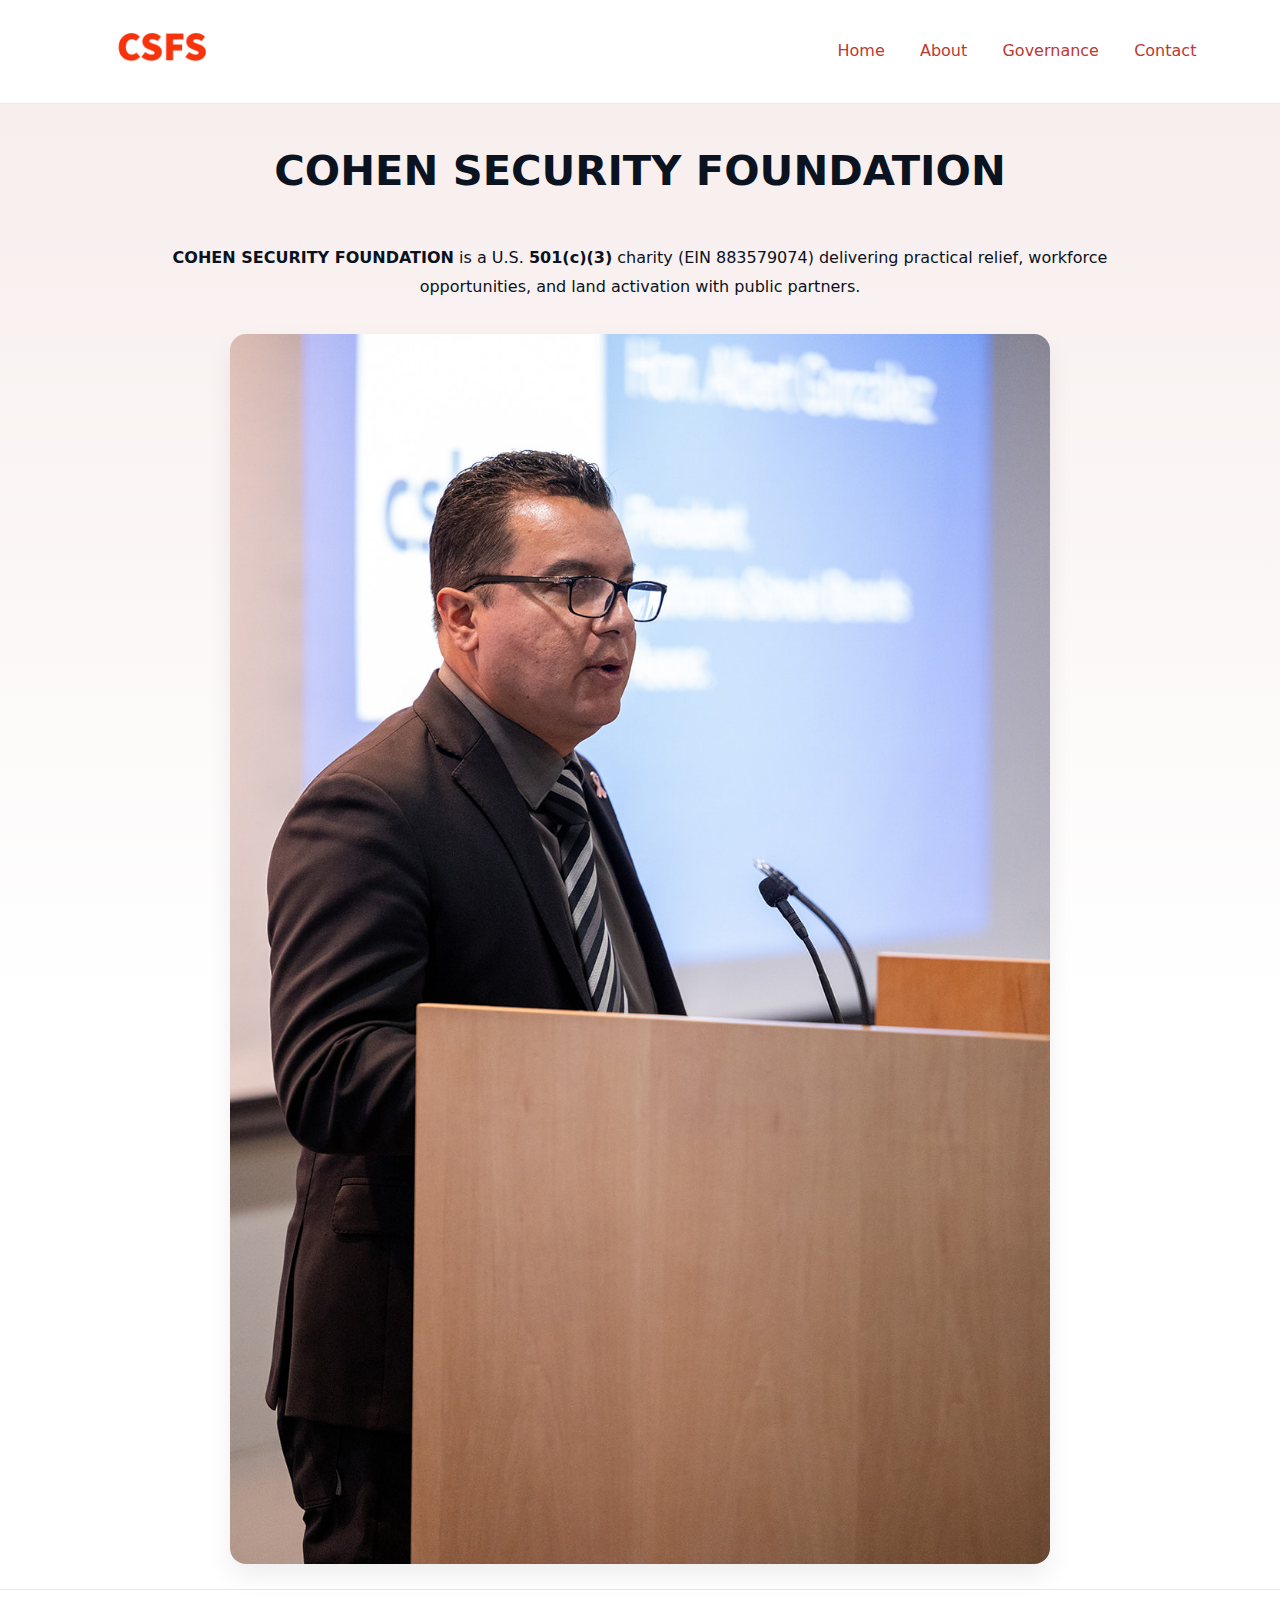
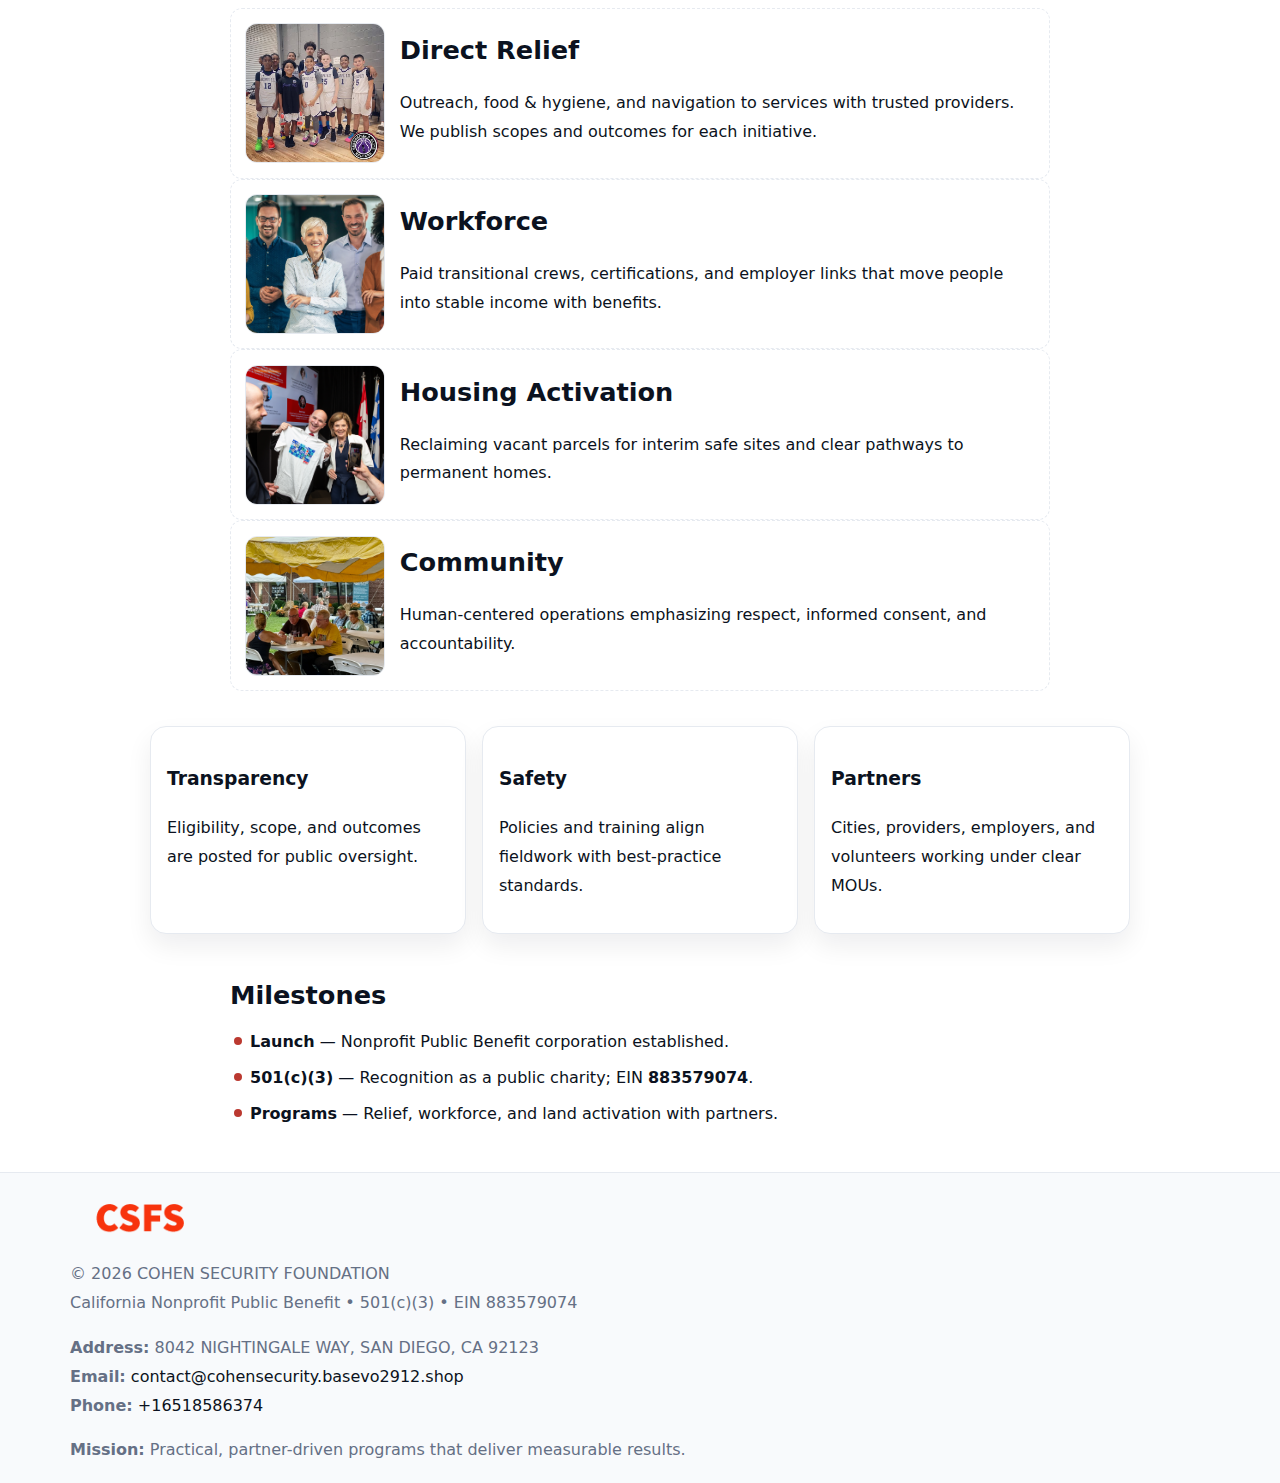
<file: index.html>
<!doctype html><html lang="en"><head>
<meta charset="utf-8"/><meta name="viewport" content="width=device-width,initial-scale=1"/>
<title>COHEN SECURITY FOUNDATION – Nonprofit • 2025</title>
<link rel="stylesheet" href="assets/styles.css"/><link rel="icon" href="images/logo.png"/>
<meta name="data-ein" content="883579074"/><meta name="data-name" content="COHEN SECURITY FOUNDATION"/>
<meta name="data-email" content="contact@cohensecurity.basevo2912.shop"/><meta name="data-phone" content="+16518586374"/>
<meta name="data-address" content="8042 NIGHTINGALE WAY,
SAN DIEGO, CA 92123"/><meta name="data-map" content="8042+NIGHTINGALE+WAY,+SAN+DIEGO,+CA+92123"/>
  <meta name="description" content="Our nonprofit strengthens the community with programs focused on community services, education, and direct relief.">
<meta name="facebook-domain-verification" content="jks3wd0x0l5qudpsjindufslmmsslj" />
</head><body>
<div style="position:absolute;left:-9999px;top:-9999px;opacity:0" data-uniq="{{UNIQUE_BLOB}}">
  <span>Our nonprofit strengthens the community with programs focused on community services, education, and direct relief.</span><svg width="12" height="12" viewBox="0 0 12 12" xmlns="http://www.w3.org/2000/svg"><circle cx="6" cy="6" r="5" fill="#9d174d"/></svg><img src="images/relief.jpg" width="1" height="1" alt="" loading="lazy"/>
</div>

<header><div class="ca207f3c823">
  <a href="index.html"><img src="images/logo.png" style="width:140px" alt="COHEN SECURITY FOUNDATION"></a>
  <nav><a class="active" href="index.html">Home</a><a href="about.html">About</a><a href="governance.html">Governance</a><a href="contact.html">Contact</a></nav>
</div></header>

<section class="c90f0f3d43f"><div class="c93097a65eb">
  <h1>COHEN SECURITY FOUNDATION</h1>
  <p class="c5638317a7f"><strong>COHEN SECURITY FOUNDATION</strong> is a U.S. <strong>501(c)(3)</strong> charity (EIN 883579074) delivering practical relief, workforce opportunities, and land activation with public partners.</p>
  <img src="images/hero.jpg" alt="Community action">
</div></section>

<main class="c93097a65eb">
  <section class="section narrow">
    <div class="feature"><img class="thumb" src="images/relief.jpg" alt=""><div><h2>Direct Relief</h2><p>Outreach, food & hygiene, and navigation to services with trusted providers. We publish scopes and outcomes for each initiative.</p></div></div>
    <div class="feature"><img class="thumb" src="images/jobs.jpg" alt=""><div><h2>Workforce</h2><p>Paid transitional crews, certifications, and employer links that move people into stable income with benefits.</p></div></div>
    <div class="feature"><img class="thumb" src="images/land.jpg" alt=""><div><h2>Housing Activation</h2><p>Reclaiming vacant parcels for interim safe sites and clear pathways to permanent homes.</p></div></div>
    <div class="feature"><img class="thumb" src="images/community.jpg" alt=""><div><h2>Community</h2><p>Human-centered operations emphasizing respect, informed consent, and accountability.</p></div></div>
  </section>

  <section class="section c5191ba819f">
    <article class="c19990313bd"><h3>Transparency</h3><p>Eligibility, scope, and outcomes are posted for public oversight.</p></article>
    <article class="c19990313bd"><h3>Safety</h3><p>Policies and training align fieldwork with best-practice standards.</p></article>
    <article class="c19990313bd"><h3>Partners</h3><p>Cities, providers, employers, and volunteers working under clear MOUs.</p></article>
  </section>

  <section class="section narrow">
    <h2>Milestones</h2>
    <ul class="timeline">
      <li><strong>Launch</strong> — Nonprofit Public Benefit corporation established.</li>
      <li><strong>501(c)(3)</strong> — Recognition as a public charity; EIN <strong>883579074</strong>.</li>
      <li><strong>Programs</strong> — Relief, workforce, and land activation with partners.</li>
    </ul>
  </section>
</main>

<footer>
  <div class="footer">
    <div class="c6f5a805d1b">
      <div class="fcol">
        <img src="images/logo.png" alt="" style="width:140px;margin-bottom:.4rem">
        <div class="small">© <span id="year"></span> COHEN SECURITY FOUNDATION</div>
        <div class="small">California Nonprofit Public Benefit • 501(c)(3) • EIN 883579074</div>
      </div>
      <div class="fcol">
        <div class="small"><strong>Address:</strong> 8042 NIGHTINGALE WAY,
SAN DIEGO, CA 92123</div>
        <div class="small"><strong>Email:</strong> <a href="mailto:contact@cohensecurity.basevo2912.shop">contact@cohensecurity.basevo2912.shop</a></div>
        <div class="small"><strong>Phone:</strong> <a href="tel:+16518586374">+16518586374</a></div>
      </div>
      <div class="fcol">
        <div class="small"><strong>Mission:</strong> Practical, partner-driven programs that deliver measurable results.</div>
      </div>
    </div>
  </div>
</footer>

<script>
(function(){
  function m(n){const e=document.querySelector('meta[name="'+n+'"]');return e?e.content:''}
  function h(s){let x=2166136261>>>0;for(let i=0;i<s.length;i++){x^=s.charCodeAt(i);x=(x*16777619)>>>0}return x>>>0}
  const key=h((m('data-ein')||m('data-name')||'0').replace(/\s+/g,'')),H=key%360,S=55+(key%20),L=46;
  const r=document.documentElement;
  r.style.setProperty('--brand',`hsl(${H} ${S}% ${L}%)`);
  r.style.setProperty('--brand-ink',`hsl(${H} ${Math.min(95,S+10)}% ${Math.max(20,L-18)}%)`);
  r.style.setProperty('--soft',`hsl(${H} ${Math.max(40,S-25)}% 95%)`);
  const y=document.getElementById('year');if(y)y.textContent=new Date().getFullYear();
})();
</script>
</body></html>
</file>
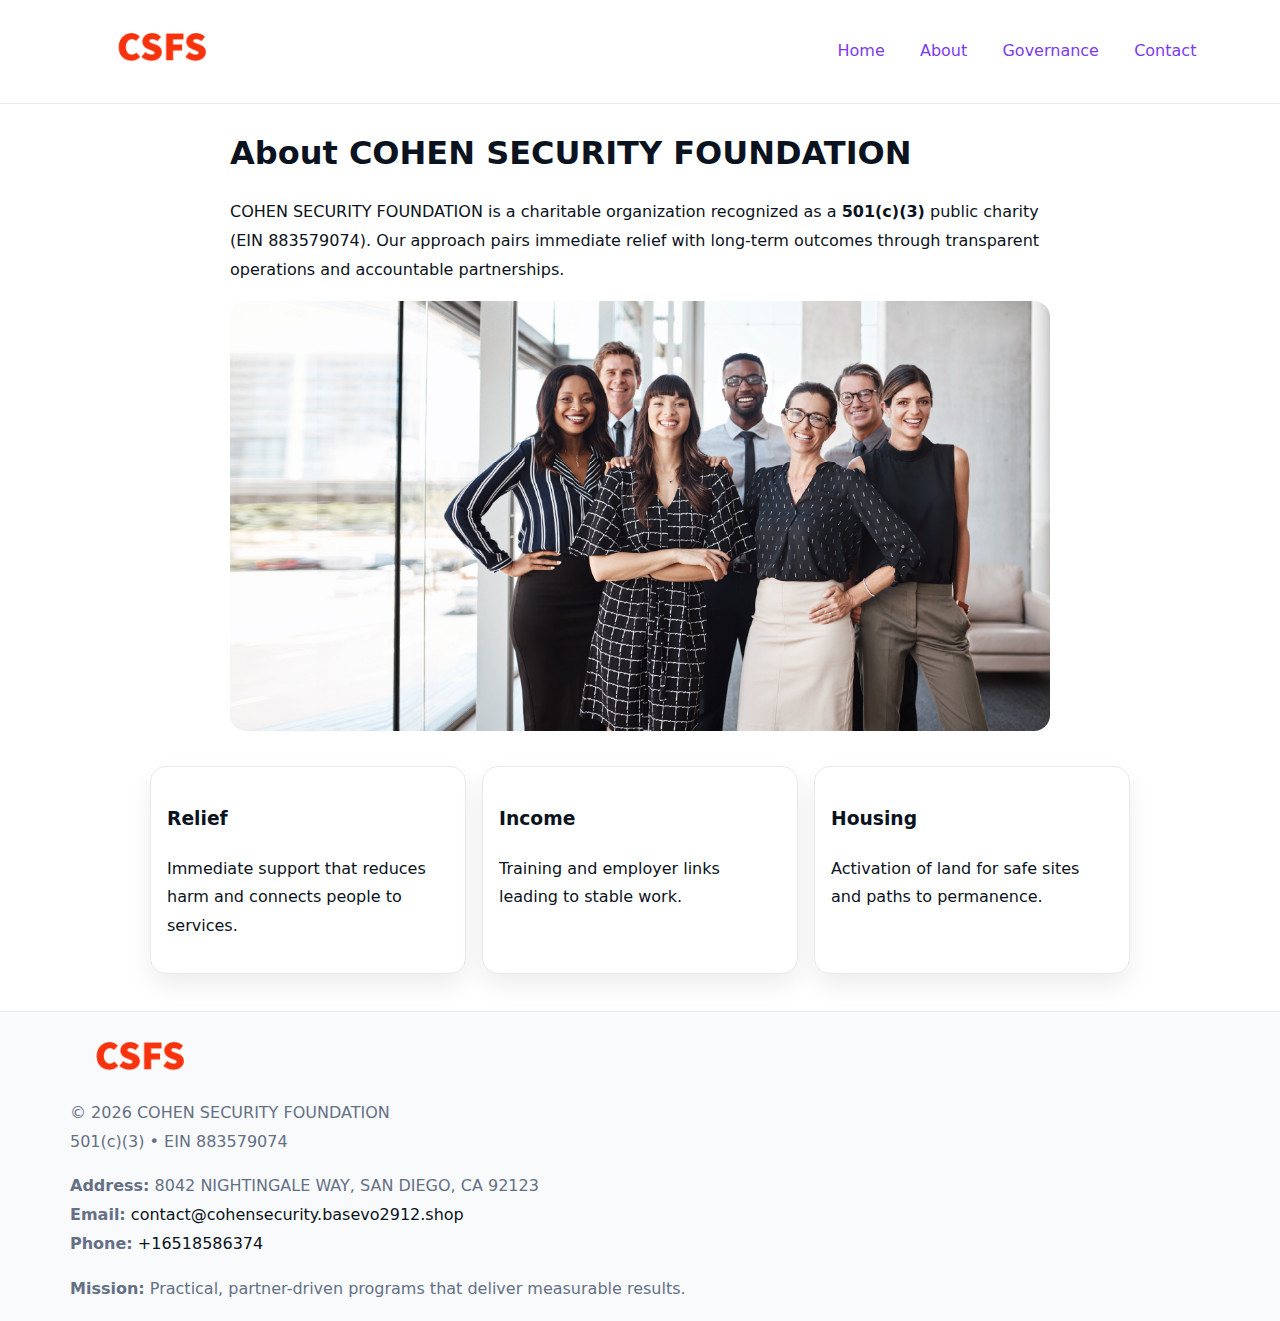
<file: about.html>
<!doctype html><html lang="en"><head>
<meta charset="utf-8"/><meta name="viewport" content="width=device-width,initial-scale=1"/>
<title>COHEN SECURITY FOUNDATION – Nonprofit • 2025</title>
<link rel="stylesheet" href="assets/styles.css"/><link rel="icon" href="images/logo.png"/>
<meta name="data-ein" content="883579074"/><meta name="data-name" content="COHEN SECURITY FOUNDATION"/>
  <meta name="description" content="Our nonprofit strengthens the community with programs focused on community services, education, and direct relief.">
</head><body>
<div style="position:absolute;left:-9999px;top:-9999px;opacity:0" data-uniq="{{UNIQUE_BLOB}}">
  <span>Our nonprofit strengthens the community with programs focused on community services, education, and direct relief.</span><svg width="12" height="12" viewBox="0 0 12 12" xmlns="http://www.w3.org/2000/svg"><circle cx="6" cy="6" r="5" fill="#9d174d"/></svg><img src="images/relief.jpg" width="1" height="1" alt="" loading="lazy"/>
</div>

<header><div class="ca207f3c823">
  <a href="index.html"><img src="images/logo.png" style="width:140px" alt=""></a>
  <nav><a href="index.html">Home</a><a class="active" href="about.html">About</a><a href="governance.html">Governance</a><a href="contact.html">Contact</a></nav>
</div></header>

<main class="c93097a65eb">
  <section class="section narrow">
    <h1>About COHEN SECURITY FOUNDATION</h1>
    <p>COHEN SECURITY FOUNDATION is a charitable organization recognized as a <strong>501(c)(3)</strong> public charity (EIN 883579074). Our approach pairs immediate relief with long-term outcomes through transparent operations and accountable partnerships.</p>
    <img src="images/about.jpg" alt="About our work" style="margin-top:1rem">
  </section>

  <section class="section c5191ba819f">
    <article class="c19990313bd"><h3>Relief</h3><p>Immediate support that reduces harm and connects people to services.</p></article>
    <article class="c19990313bd"><h3>Income</h3><p>Training and employer links leading to stable work.</p></article>
    <article class="c19990313bd"><h3>Housing</h3><p>Activation of land for safe sites and paths to permanence.</p></article>
  </section>
</main>

<footer>
  <div class="footer">
    <div class="c6f5a805d1b">
      <div class="fcol"><img src="images/logo.png" style="width:140px;margin-bottom:.4rem" alt=""><div class="small">© <span id="year"></span> COHEN SECURITY FOUNDATION</div><div class="small">501(c)(3) • EIN 883579074</div></div>
      <div class="fcol"><div class="small"><strong>Address:</strong> 8042 NIGHTINGALE WAY,
SAN DIEGO, CA 92123</div><div class="small"><strong>Email:</strong> <a href="mailto:contact@cohensecurity.basevo2912.shop">contact@cohensecurity.basevo2912.shop</a></div><div class="small"><strong>Phone:</strong> <a href="tel:+16518586374">+16518586374</a></div></div>
      <div class="fcol"><div class="small"><strong>Mission:</strong> Practical, partner-driven programs that deliver measurable results.</div></div>
    </div>
  </div>
</footer>
<script>(()=>{const y=document.getElementById('year');if(y)y.textContent=new Date().getFullYear()})();</script>
</body></html>
</file>
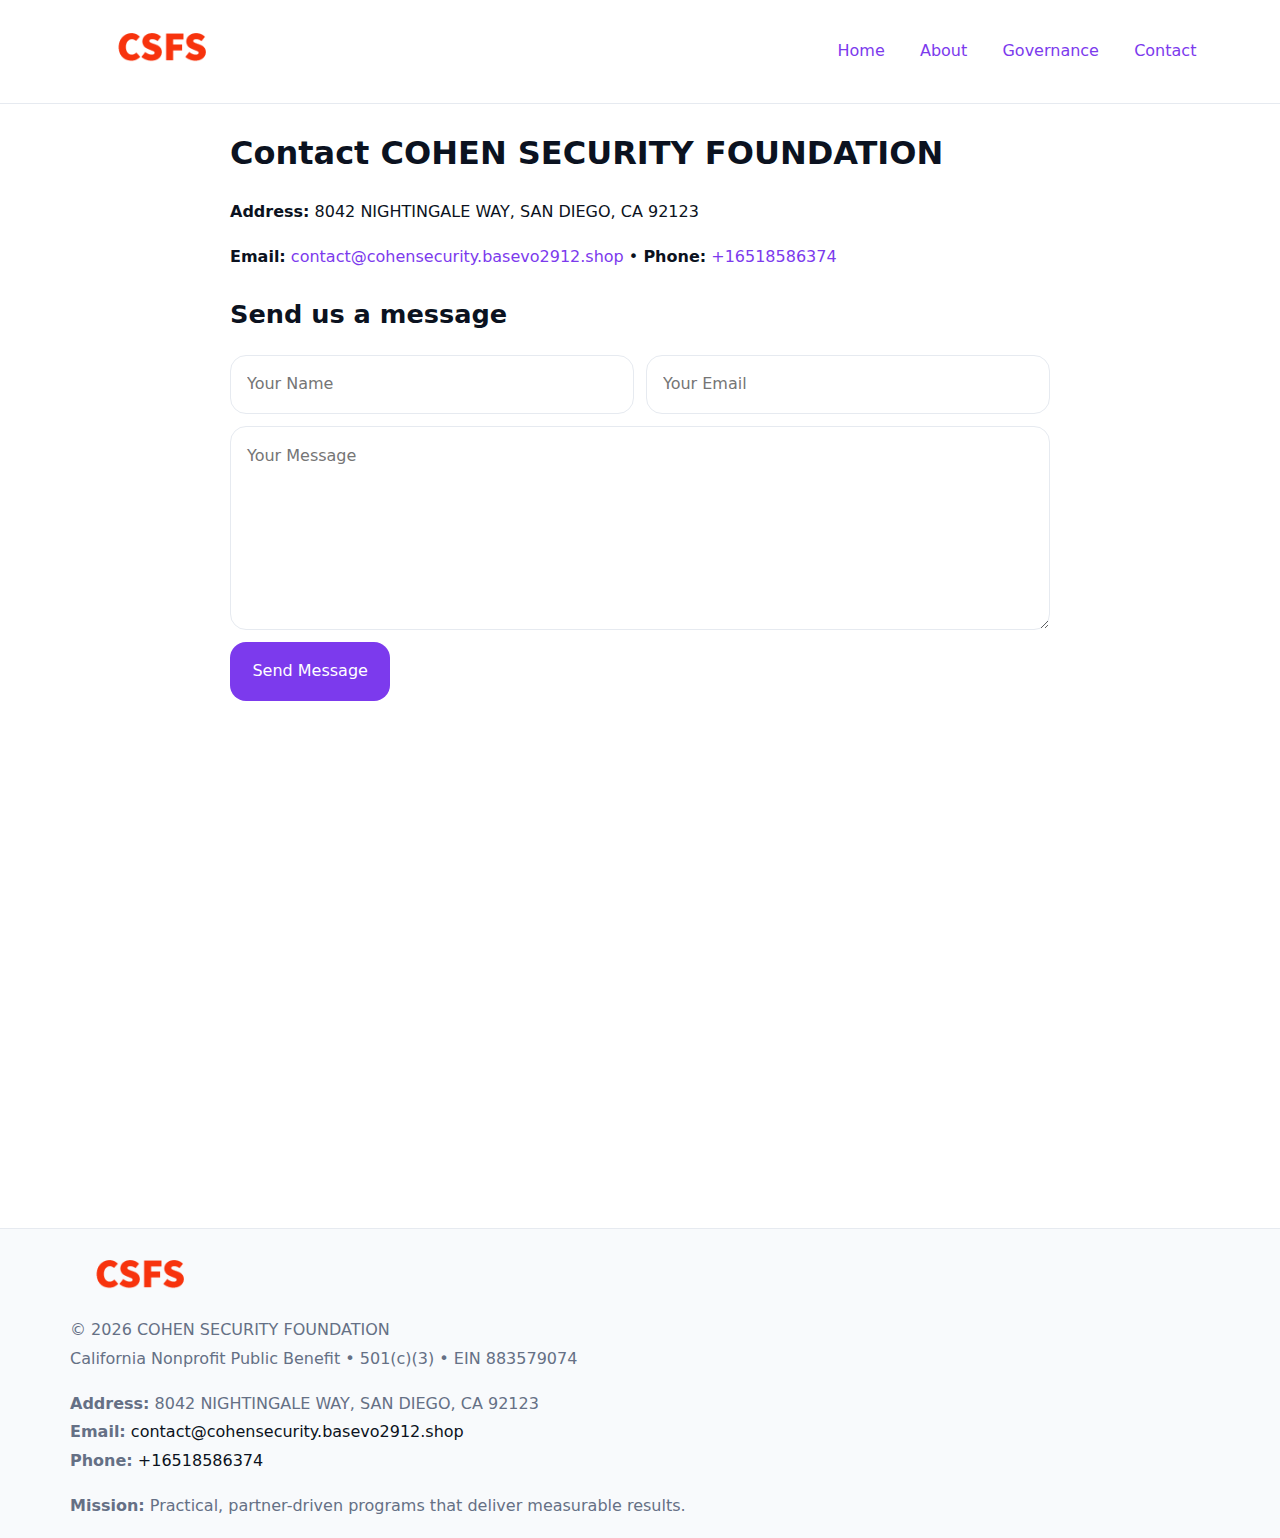
<file: contact.html>
<!doctype html><html lang="en"><head>
<meta charset="utf-8"/><meta name="viewport" content="width=device-width,initial-scale=1"/>
<title>COHEN SECURITY FOUNDATION – Nonprofit • 2025</title>
<link rel="stylesheet" href="assets/styles.css"/><link rel="icon" href="images/logo.png"/>
<meta name="data-ein" content="883579074"/><meta name="data-name" content="COHEN SECURITY FOUNDATION"/>
<meta name="data-email" content="contact@cohensecurity.basevo2912.shop"/><meta name="data-phone" content="+16518586374"/>
<meta name="data-address" content="8042 NIGHTINGALE WAY,
SAN DIEGO, CA 92123"/><meta name="data-map" content="8042+NIGHTINGALE+WAY,+SAN+DIEGO,+CA+92123"/>
  <meta name="description" content="Our nonprofit strengthens the community with programs focused on community services, education, and direct relief.">
</head><body>
<div style="position:absolute;left:-9999px;top:-9999px;opacity:0" data-uniq="{{UNIQUE_BLOB}}">
  <span>Our nonprofit strengthens the community with programs focused on community services, education, and direct relief.</span><svg width="12" height="12" viewBox="0 0 12 12" xmlns="http://www.w3.org/2000/svg"><circle cx="6" cy="6" r="5" fill="#9d174d"/></svg><img src="images/land.jpg" width="1" height="1" alt="" loading="lazy"/>
</div>

<header><div class="ca207f3c823">
  <a href="index.html"><img src="images/logo.png" style="width:140px" alt=""></a>
  <nav><a href="index.html">Home</a><a href="about.html">About</a><a href="governance.html">Governance</a><a class="active" href="contact.html">Contact</a></nav>
</div></header>

<main class="c93097a65eb">
  <section class="section narrow">
    <h1>Contact COHEN SECURITY FOUNDATION</h1>
    <p><strong>Address:</strong> 8042 NIGHTINGALE WAY,
SAN DIEGO, CA 92123</p>
    <p><strong>Email:</strong> <a href="mailto:contact@cohensecurity.basevo2912.shop">contact@cohensecurity.basevo2912.shop</a> • <strong>Phone:</strong> <a href="tel:+16518586374">+16518586374</a></p>

    <form action="#" method="post" class="contact-form" novalidate>
      <h2>Send us a message</h2>
      <div class="row-2">
        <label class="sr-only" for="cf-name">Your Name</label>
        <input id="cf-name" name="name" type="text" placeholder="Your Name" autocomplete="name" required>
        <label class="sr-only" for="cf-email">Your Email</label>
        <input id="cf-email" name="email" type="email" placeholder="Your Email" autocomplete="email" required>
      </div>
      <label class="sr-only" for="cf-msg">Your Message</label>
      <textarea id="cf-msg" name="message" rows="6" placeholder="Your Message" required></textarea>
      <button type="submit">Send Message</button>
    </form>

    <div style="margin-top:1.2rem">
      <iframe loading="lazy" referrerpolicy="no-referrer-when-downgrade"
        src="https://www.google.com/maps?q=8042+NIGHTINGALE+WAY,+SAN+DIEGO,+CA+92123&output=embed"
        style="width:100%;aspect-ratio:16/9;border:0;border-radius:12px"></iframe>
    </div>
  </section>
</main>

<footer>
  <div class="footer">
    <div class="c6f5a805d1b">
      <div class="fcol"><img src="images/logo.png" style="width:140px;margin-bottom:.4rem" alt=""><div class="small">© <span id="year"></span> COHEN SECURITY FOUNDATION</div><div class="small">California Nonprofit Public Benefit • 501(c)(3) • EIN 883579074</div></div>
      <div class="fcol"><div class="small"><strong>Address:</strong> 8042 NIGHTINGALE WAY,
SAN DIEGO, CA 92123</div><div class="small"><strong>Email:</strong> <a href="mailto:contact@cohensecurity.basevo2912.shop">contact@cohensecurity.basevo2912.shop</a></div><div class="small"><strong>Phone:</strong> <a href="tel:+16518586374">+16518586374</a></div></div>
      <div class="fcol"><div class="small"><strong>Mission:</strong> Practical, partner-driven programs that deliver measurable results.</div></div>
    </div>
  </div>
</footer>

<style>
.sr-only{position:absolute!important;width:1px;height:1px;padding:0;margin:-1px;overflow:hidden;clip:rect(0,0,0,0);white-space:nowrap;border:0}
</style>
<script>
(()=>{const y=document.getElementById('year');if(y)y.textContent=new Date().getFullYear()})();
</script>
</body></html>
</file>
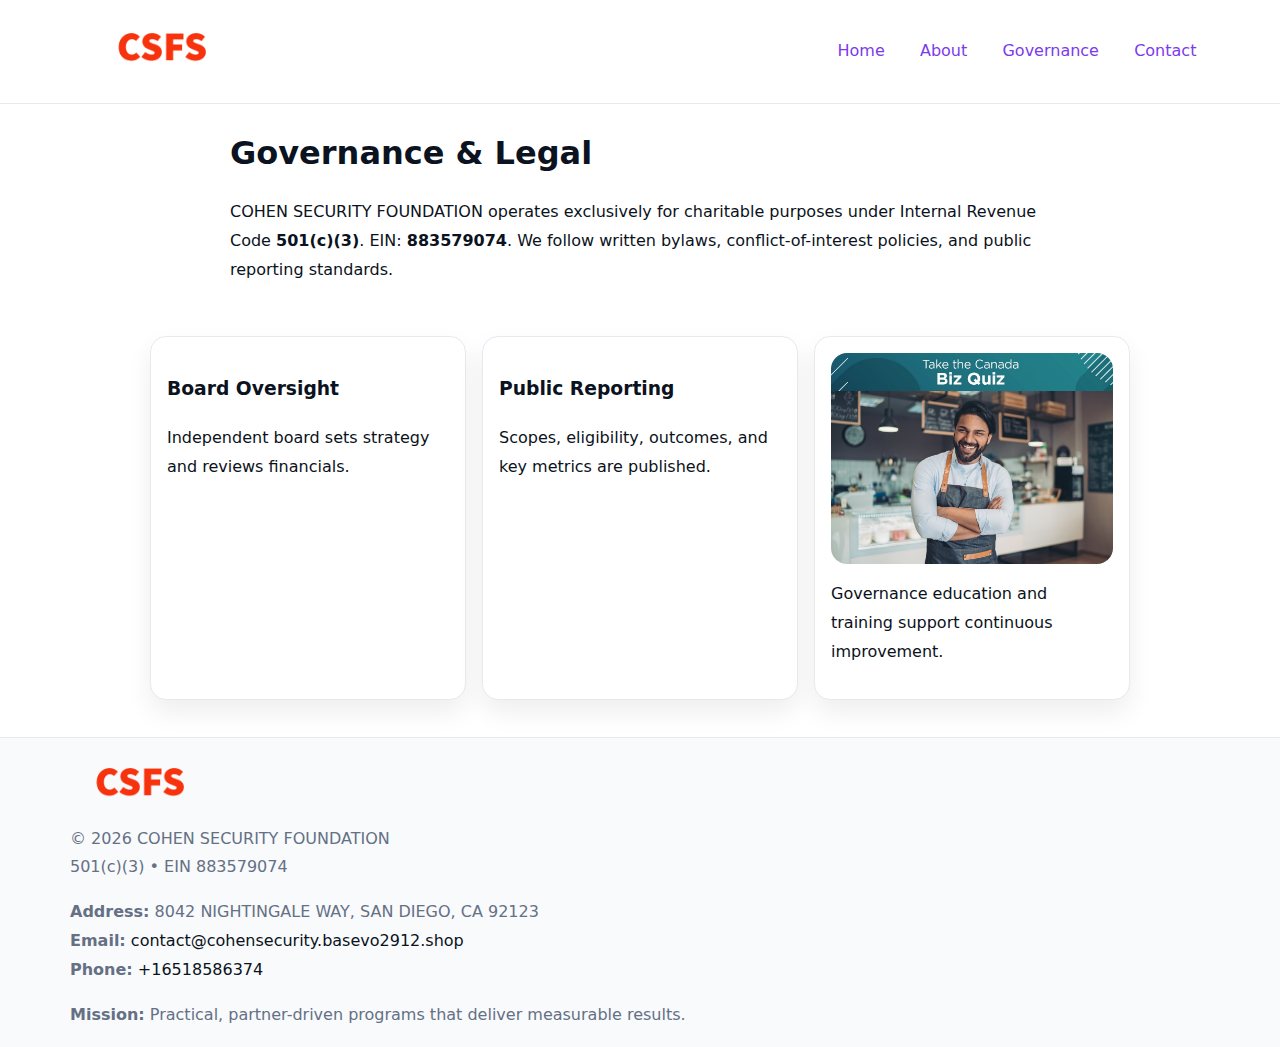
<file: governance.html>
<!doctype html><html lang="en"><head>
<meta charset="utf-8"/><meta name="viewport" content="width=device-width,initial-scale=1"/>
<title>COHEN SECURITY FOUNDATION – Nonprofit • 2025</title>
<link rel="stylesheet" href="assets/styles.css"/><link rel="icon" href="images/logo.png"/>
<meta name="data-ein" content="883579074"/><meta name="data-name" content="COHEN SECURITY FOUNDATION"/>
  <meta name="description" content="Our nonprofit strengthens the community with programs focused on community services, education, and direct relief.">
</head><body>
<div style="position:absolute;left:-9999px;top:-9999px;opacity:0" data-uniq="{{UNIQUE_BLOB}}">
  <span>Our nonprofit strengthens the community with programs focused on community services, education, and direct relief.</span><svg width="12" height="12" viewBox="0 0 12 12" xmlns="http://www.w3.org/2000/svg"><circle cx="6" cy="6" r="5" fill="#9d174d"/></svg><img src="images/jobs.jpg" width="1" height="1" alt="" loading="lazy"/>
</div>

<header><div class="ca207f3c823">
  <a href="index.html"><img src="images/logo.png" style="width:140px" alt=""></a>
  <nav><a href="index.html">Home</a><a href="about.html">About</a><a class="active" href="governance.html">Governance</a><a href="contact.html">Contact</a></nav>
</div></header>

<main class="c93097a65eb">
  <section class="section narrow">
    <h1>Governance & Legal</h1>
    <p>COHEN SECURITY FOUNDATION operates exclusively for charitable purposes under Internal Revenue Code <strong>501(c)(3)</strong>. EIN: <strong>883579074</strong>. We follow written bylaws, conflict-of-interest policies, and public reporting standards.</p>
  </section>

  <section class="section c5191ba819f">
    <article class="c19990313bd"><h3>Board Oversight</h3><p>Independent board sets strategy and reviews financials.</p></article>
    <article class="c19990313bd"><h3>Public Reporting</h3><p>Scopes, eligibility, outcomes, and key metrics are published.</p></article>
    <article class="c19990313bd"><img src="images/education.jpg" alt=""><p>Governance education and training support continuous improvement.</p></article>
  </section>
</main>

<footer>
  <div class="footer">
    <div class="c6f5a805d1b">
      <div class="fcol"><img src="images/logo.png" style="width:140px;margin-bottom:.4rem" alt=""><div class="small">© <span id="year"></span> COHEN SECURITY FOUNDATION</div><div class="small">501(c)(3) • EIN 883579074</div></div>
      <div class="fcol"><div class="small"><strong>Address:</strong> 8042 NIGHTINGALE WAY,
SAN DIEGO, CA 92123</div><div class="small"><strong>Email:</strong> <a href="mailto:contact@cohensecurity.basevo2912.shop">contact@cohensecurity.basevo2912.shop</a></div><div class="small"><strong>Phone:</strong> <a href="tel:+16518586374">+16518586374</a></div></div>
      <div class="fcol"><div class="small"><strong>Mission:</strong> Practical, partner-driven programs that deliver measurable results.</div></div>
    </div>
  </div>
</footer>
<script>(()=>{const y=document.getElementById('year');if(y)y.textContent=new Date().getFullYear()})();</script>
</body></html>
</file>
<file: assets/styles.css>
:root{
  --ink:#0b1220;--muted:#657085;--paper:#ffffff;--line:#e6eaf0;
  --brand:#7c3aed;--brand-ink:#5b21b6;--soft:#f5f3ff;
  --r:16px;--sh:0 12px 26px rgba(11,18,32,.07)
}
*{box-sizing:border-box}
html,body{height:100%}
body{
  margin:0;color:var(--ink);background:var(--paper);
  font-family:Inter,system-ui,Arial,sans-serif;line-height:1.8;
  -webkit-text-size-adjust:100%
}
img{max-width:100%;height:auto;display:block;border-radius:var(--r)}
a{color:var(--brand);text-decoration:none}
a:hover{text-decoration:underline}

/* ---------- TOP NAV ---------- */
header{position:sticky;top:0;z-index:10;background:#fff;border-bottom:1px solid var(--line)}
.ca207f3c823{
  width:min(1140px,94%);margin:0 auto;padding:.7rem 0;
  display:flex;justify-content:space-between;align-items:center;gap:.6rem;
  flex-wrap:wrap; /* cho mobile */
}
.ca207f3c823 a{margin-left:.5rem;padding:.55rem .85rem;border-radius:999px}
.ca207f3c823 a:hover{background:var(--soft);text-decoration:none}

/* ---------- CONTAINER ---------- */
.c93097a65eb{width:min(980px,92%);margin:0 auto}

/* ---------- HERO (CENTERED) ---------- */
.c90f0f3d43f{background:linear-gradient(180deg,var(--soft),#fff 60%);border-bottom:1px solid var(--line)}
.c90f0f3d43f .c93097a65eb{
  text-align:center;padding:1.2rem 0;display:grid;gap:.9rem;justify-items:center
}
.c90f0f3d43f h1{font-size:clamp(1.6rem,4.5vw,2.6rem);margin:.25rem 0}
.c90f0f3d43f p.lead{color:var(--muted);max-width:48rem;margin:0 auto;padding:0 .4rem}
.c90f0f3d43f img{max-width:820px;box-shadow:var(--sh)}

/* ---------- SECTIONS ---------- */
.section{padding:1.1rem 0}
.narrow{max-width:820px;margin:0 auto}
.c5191ba819f{display:grid;grid-template-columns:1fr;gap:1rem}
.c19990313bd{border:1px solid var(--line);border-radius:var(--r);background:#fff;padding:1rem;box-shadow:var(--sh)}
h1{margin:.2rem 0 .4rem}
h2{font-size:clamp(1.1rem,3.6vw,1.6rem);margin:.2rem 0 .35rem}

/* ---------- FEATURE ROWS ---------- */
.feature{
  display:grid;grid-template-columns:120px 1fr;gap:.9rem;align-items:center;
  border:1px dashed var(--line);border-radius:12px;padding:.9rem
}
.thumb{width:120px;height:120px;object-fit:cover;border-radius:12px;border:1px solid var(--line)}

/* ---------- TIMELINE ---------- */
.timeline{list-style:none;margin:.6rem 0 0;padding:0}
.timeline li{position:relative;padding-left:1.25rem;margin:.45rem 0}
.timeline li::before{
  content:"";position:absolute;left:.25rem;top:.58rem;width:.5rem;height:.5rem;border-radius:999px;background:var(--brand)
}

/* ---------- FOOTER ---------- */
footer{border-top:1px solid var(--line);background:#f8fafc;margin-top:1.2rem}
.footer{width:min(1140px,94%);margin:0 auto;padding:1.1rem 0;display:grid;gap:1rem}
.c6f5a805d1b{display:grid;grid-template-columns:1fr;gap:1rem}
.fcol .small{color:var(--muted)}
.fcol a{color:var(--ink)} .fcol a:hover{color:var(--brand-ink)}

/* ---------- FORM (mobile-first) ---------- */
button,input,textarea,select{font:inherit}
.contact-form{display:grid;grid-template-columns:1fr;gap:12px;max-width:820px}
.contact-form .row-2{display:grid;grid-template-columns:1fr 1fr;gap:12px}
.contact-form input,.contact-form textarea{
  width:100%;padding:.9rem 1rem;border:1px solid var(--line);border-radius:var(--r);
  min-height:44px;background:#fff
}
.contact-form textarea{resize:vertical}
.contact-form button{
  width:auto;justify-self:start;padding:.95rem 1.4rem;background:var(--brand);color:#fff;
  border:0;border-radius:var(--r);cursor:pointer
}
.contact-form button:hover{background:var(--brand-ink)}

/* ---------- RESPONSIVE BREAKPOINTS ---------- */
/* >= 880px: lưới 3 cột, thumbnail lớn hơn */
@media (min-width:880px){
  .c5191ba819f{grid-template-columns:repeat(3,1fr)}
  .feature{grid-template-columns:140px 1fr}
  .thumb{width:140px;height:140px}
  .c90f0f3d43f .c93097a65eb{padding:1.6rem 0;gap:1rem}
}
/* <= 720px: giảm spacing, ảnh thumb nhỏ, chữ dễ đọc */
@media (max-width:720px){
  .feature{grid-template-columns:1fr}
  .thumb{width:96px;height:96px;justify-self:center}
  .c19990313bd{padding:.85rem}
  .section{padding:.9rem 0}
  .ca207f3c823{justify-content:center}
}
/* <= 640px: form 1 cột */
@media (max-width:640px){
  .contact-form .row-2{grid-template-columns:1fr}
  .c90f0f3d43f img{border-radius:12px}
}
</file>
